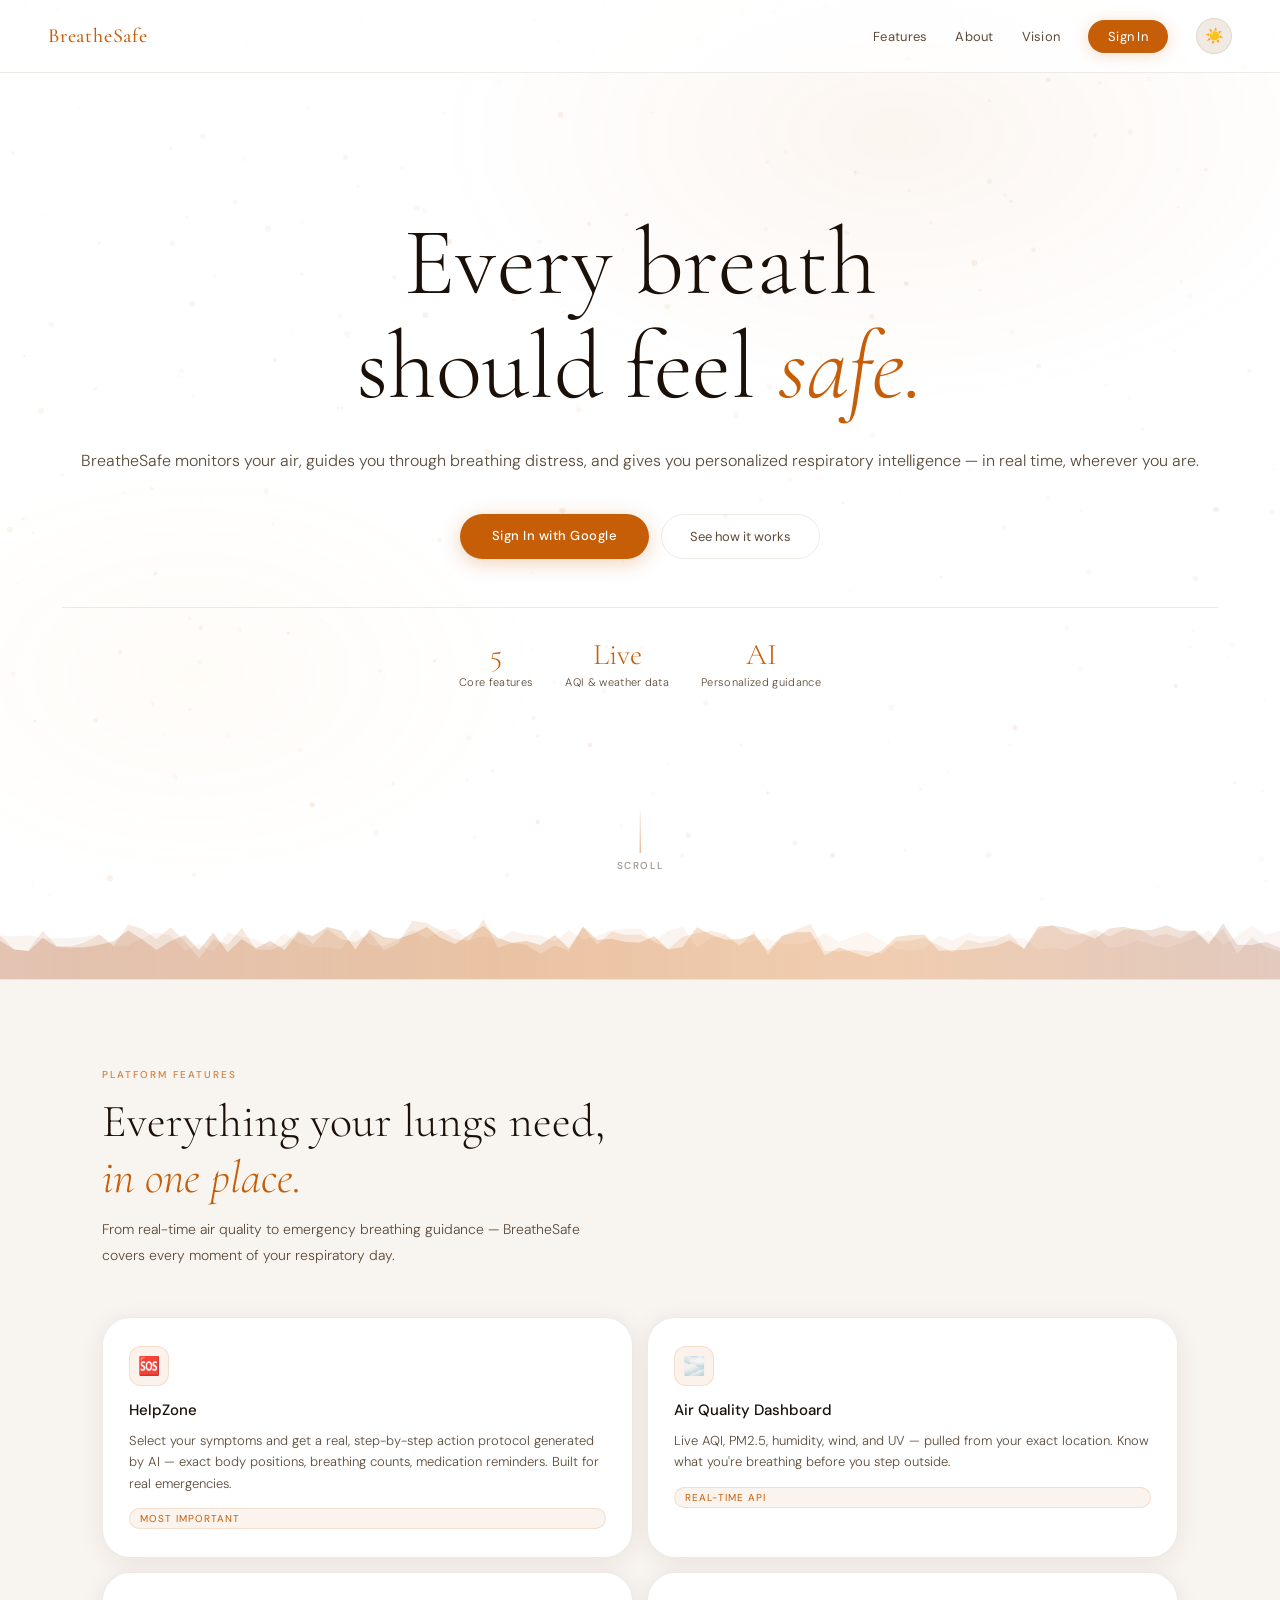
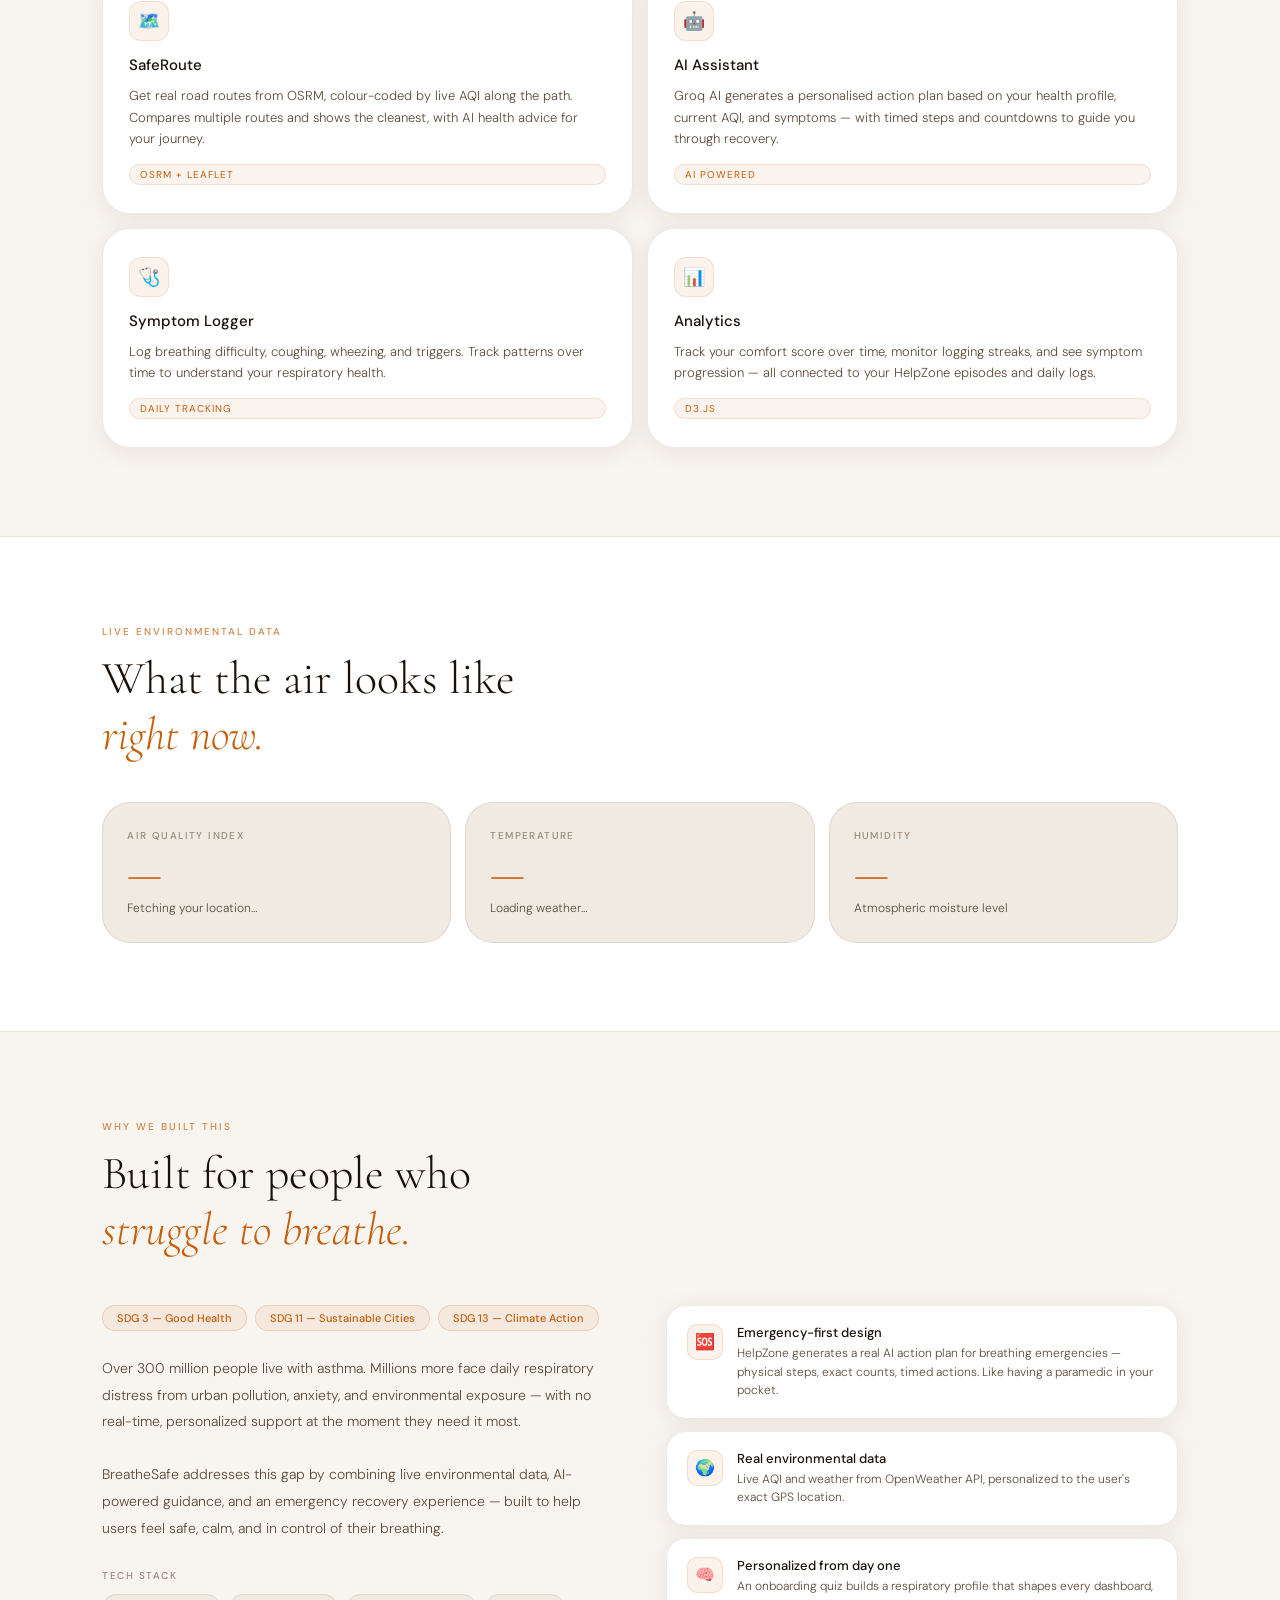
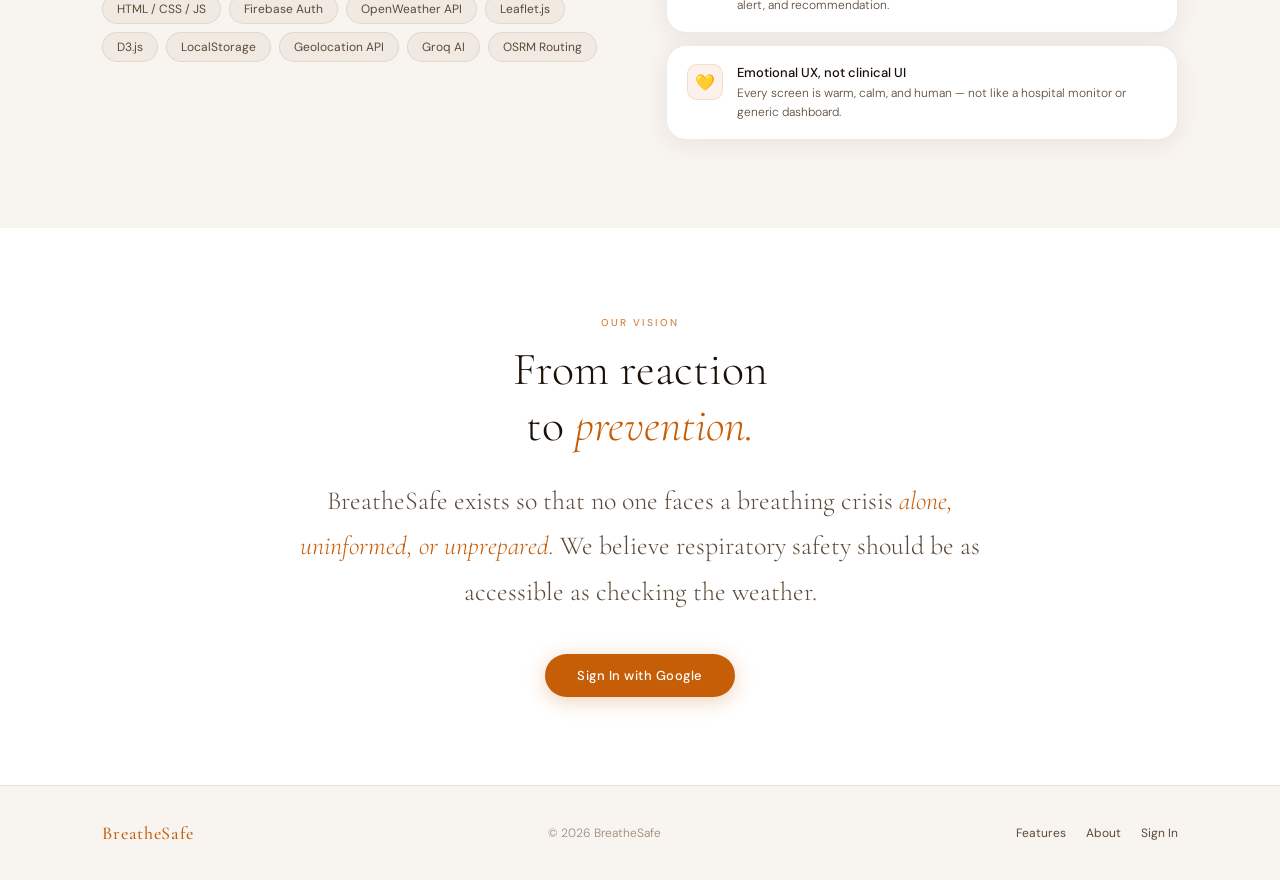
<file: index.html>
<!DOCTYPE html>
<html lang="en">
<head>
  <link rel="icon" type="image/svg+xml" href="src/favicon.svg">
<script>if(localStorage.getItem("bs-theme")==="dark"){document.documentElement.classList.add("dark");document.documentElement.style.background="#0f0f0f";var s=document.createElement("style");s.textContent="*{transition:none!important}";document.head.appendChild(s);window.addEventListener("DOMContentLoaded",function(){document.body&&document.body.classList.add("dark");setTimeout(function(){s.remove()},100)});}</script>
  <meta charset="UTF-8">
  <meta name="viewport" content="width=device-width, initial-scale=1.0">
  <title>BreatheSafe — Respiratory Wellness & Emergency Support</title>
  <link rel="stylesheet" href="css/variables.css">
  <link rel="stylesheet" href="css/home.css">
</head>
<body>

<!-- ══ AMBIENT BG ══ -->
<div class="ambient"></div>

<!-- ══ NAVBAR — injected by navbar.js ══ -->
<div id="navbar-placeholder"></div>

<!-- ══════════════════════════════════
     HERO — 100VH
══════════════════════════════════ -->
<section class="hero" id="hero">
  <canvas id="heroCanvas"></canvas>

  <div class="hero-content">

    <h1 class="hero-title">
      Every breath<br>
      should feel <em>safe.</em>
    </h1>

    <p class="hero-desc">
      BreatheSafe monitors your air, guides you through breathing distress,
      and gives you personalized respiratory intelligence — in real time,
      wherever you are.
    </p>

    <div class="hero-btns">
      <a href="pages/login.html" class="btn-primary">Sign In with Google</a>
      <a href="#features" class="btn-secondary">See how it works</a>
    </div>

    <div class="hero-stats">
      <div class="hs-item">
        <div class="hs-val">5</div>
        <div class="hs-lbl">Core features</div>
      </div>
      <div class="hs-item">
        <div class="hs-val">Live</div>
        <div class="hs-lbl">AQI & weather data</div>
      </div>
      <div class="hs-item">
        <div class="hs-val">AI</div>
        <div class="hs-lbl">Personalized guidance</div>
      </div>
    </div>
  </div>

  <div class="scroll-hint">
    <div class="scroll-line"></div>
    <span>Scroll</span>
  </div>
</section>

<!-- ══ WAVE DIVIDER ══ -->
<div class="wave-divider">
  <canvas id="waveCanvas"></canvas>
</div>


<!-- ══════════════════════════════════
     FEATURES
══════════════════════════════════ -->
<section class="section features-section" id="features">
  <div class="features-header">
    <div class="section-ey">Platform Features</div>
    <h2 class="section-title">Everything your lungs need,<br><em>in one place.</em></h2>
    <p class="section-sub">From real-time air quality to emergency breathing guidance — BreatheSafe covers every moment of your respiratory day.</p>
  </div>
  <div class="features-grid">
    <div class="feature-card">
      <div class="fc-icon">🆘</div>
      <div class="fc-name">HelpZone</div>
      <div class="fc-desc">Select your symptoms and get a real, step-by-step action protocol generated by AI — exact body positions, breathing counts, medication reminders. Built for real emergencies.</div>
      <span class="fc-tag">Most important</span>
    </div>
    <div class="feature-card">
      <div class="fc-icon">🌫️</div>
      <div class="fc-name">Air Quality Dashboard</div>
      <div class="fc-desc">Live AQI, PM2.5, humidity, wind, and UV — pulled from your exact location. Know what you're breathing before you step outside.</div>
      <span class="fc-tag">Real-time API</span>
    </div>
    <div class="feature-card">
      <div class="fc-icon">🗺️</div>
      <div class="fc-name">SafeRoute</div>
      <div class="fc-desc">Get real road routes from OSRM, colour-coded by live AQI along the path. Compares multiple routes and shows the cleanest, with AI health advice for your journey.</div>
      <span class="fc-tag">OSRM + Leaflet</span>
    </div>
    <div class="feature-card">
      <div class="fc-icon">🤖</div>
      <div class="fc-name">AI Assistant</div>
      <div class="fc-desc">Groq AI generates a personalised action plan based on your health profile, current AQI, and symptoms — with timed steps and countdowns to guide you through recovery.</div>
      <span class="fc-tag">AI powered</span>
    </div>
    <div class="feature-card">
      <div class="fc-icon">🩺</div>
      <div class="fc-name">Symptom Logger</div>
      <div class="fc-desc">Log breathing difficulty, coughing, wheezing, and triggers. Track patterns over time to understand your respiratory health.</div>
      <span class="fc-tag">Daily tracking</span>
    </div>
    <div class="feature-card">
      <div class="fc-icon">📊</div>
      <div class="fc-name">Analytics</div>
      <div class="fc-desc">Track your comfort score over time, monitor logging streaks, and see symptom progression — all connected to your HelpZone episodes and daily logs.</div>
      <span class="fc-tag">D3.js</span>
    </div>
  </div>
</section>

<!-- ══════════════════════════════════
     LIVE SNAPSHOT
══════════════════════════════════ -->
<section class="section snapshot-section">
  <div class="section-ey">Live Environmental Data</div>
  <h2 class="section-title">What the air looks like<br><em>right now.</em></h2>
  <div class="snapshot-grid">
    <div class="snap-card">
      <div class="snap-label">Air Quality Index</div>
      <div class="snap-val" id="snap-aqi">—</div>
      <div class="snap-desc" id="snap-aqi-desc">Fetching your location…</div>
    </div>
    <div class="snap-card">
      <div class="snap-label">Temperature</div>
      <div class="snap-val" id="snap-temp">—</div>
      <div class="snap-desc" id="snap-loc">Loading weather…</div>
    </div>
    <div class="snap-card">
      <div class="snap-label">Humidity</div>
      <div class="snap-val" id="snap-hum">—</div>
      <div class="snap-desc">Atmospheric moisture level</div>
    </div>
  </div>
</section>

<!-- ══════════════════════════════════
     HACKATHON / EVALUATORS
══════════════════════════════════ -->
<section class="section hack-section" id="hackathon">
  <div class="section-ey">Why We Built This</div>
  <h2 class="section-title">Built for people who<br><em>struggle to breathe.</em></h2>
  <div class="hack-grid">
    <div>
      <div class="sdg-pills">
        <span class="sdg-pill">SDG 3 — Good Health</span>
        <span class="sdg-pill">SDG 11 — Sustainable Cities</span>
        <span class="sdg-pill">SDG 13 — Climate Action</span>
      </div>
      <p class="hack-desc">
        Over 300 million people live with asthma. Millions more face daily respiratory
        distress from urban pollution, anxiety, and environmental exposure — with no
        real-time, personalized support at the moment they need it most.
        <br><br>
        BreatheSafe addresses this gap by combining live environmental data, AI-powered
        guidance, and an emergency recovery experience — built to help users feel safe,
        calm, and in control of their breathing.
      </p>
      <div class="stack-label">Tech Stack</div>
      <div class="stack-grid">
        <span class="stack-chip">HTML / CSS / JS</span>
        <span class="stack-chip">Firebase Auth</span>
        <span class="stack-chip">OpenWeather API</span>
        <span class="stack-chip">Leaflet.js</span>
        <span class="stack-chip">D3.js</span>
        <span class="stack-chip">LocalStorage</span>
        <span class="stack-chip">Geolocation API</span>
        <span class="stack-chip">Groq AI</span>
        <span class="stack-chip">OSRM Routing</span>
      </div>
    </div>
    <div class="impact-cards">
      <div class="impact-card">
        <div class="ic-ico">🆘</div>
        <div class="ic-body">
          <div class="ic-title">Emergency-first design</div>
          <div class="ic-desc">HelpZone generates a real AI action plan for breathing emergencies — physical steps, exact counts, timed actions. Like having a paramedic in your pocket.</div>
        </div>
      </div>
      <div class="impact-card">
        <div class="ic-ico">🌍</div>
        <div class="ic-body">
          <div class="ic-title">Real environmental data</div>
          <div class="ic-desc">Live AQI and weather from OpenWeather API, personalized to the user's exact GPS location.</div>
        </div>
      </div>
      <div class="impact-card">
        <div class="ic-ico">🧠</div>
        <div class="ic-body">
          <div class="ic-title">Personalized from day one</div>
          <div class="ic-desc">An onboarding quiz builds a respiratory profile that shapes every dashboard, alert, and recommendation.</div>
        </div>
      </div>
      <div class="impact-card">
        <div class="ic-ico">💛</div>
        <div class="ic-body">
          <div class="ic-title">Emotional UX, not clinical UI</div>
          <div class="ic-desc">Every screen is warm, calm, and human — not like a hospital monitor or generic dashboard.</div>
        </div>
      </div>
    </div>
  </div>
</section>

<!-- ══════════════════════════════════
     VISION
══════════════════════════════════ -->
<section class="section vision-section" id="vision">
  <div class="section-ey">Our Vision</div>
  <h2 class="section-title">From reaction<br>to <em>prevention.</em></h2>
  <p class="vision-body">
    BreatheSafe exists so that no one faces a breathing crisis
    <em>alone, uninformed, or unprepared.</em>
    We believe respiratory safety should be as accessible as checking the weather.
  </p>
  <div class="vision-cta">
    <a href="pages/login.html" class="btn-primary">Sign In with Google</a>
  </div>
</section>

<!-- ══ FOOTER ══ -->
<footer class="footer">
  <div class="footer-logo">BreatheSafe</div>
  <div class="footer-meta">© 2026 BreatheSafe</div>
  <div class="footer-links">
    <a href="#features">Features</a>
    <a href="#hackathon">About</a>
    <a href="pages/login.html">Sign In</a>
  </div>
</footer>

<!-- ══════════════════════════════════
     SCRIPTS
     Order matters:
     1. navbar.js  — injects navbar HTML (creates #themeBtn)
     2. theme.js   — attaches toggle to #themeBtn
     3. page JS    — canvas animations, API calls
══════════════════════════════════ -->
<script src="js/navbar.js"></script>
<script src="js/theme.js"></script>
<script>
// ══════════════════════════════════
// HERO PARTICLE FIELD
// Hundreds of tiny dots drifting like wind
// Bright in both themes
// ══════════════════════════════════

document.querySelector('.scroll-hint').addEventListener('click', () => {
document.querySelector('#features').scrollIntoView({ behavior: 'smooth' });
});

const heroEl = document.getElementById('hero');
const hc     = document.getElementById('heroCanvas');
const hctx   = hc.getContext('2d');
let hW, hH, dots = [];

function resizeHero() {
  hW = hc.width  = heroEl.offsetWidth;
  hH = hc.height = heroEl.offsetHeight;
  initDots();
}

function initDots() {
  dots = [];
  const count = Math.floor((hW * hH) / 4000);
  for (let i = 0; i < count; i++) dots.push(makeDot(false));
}

function makeDot(fromEdge) {
  return {
    x:       fromEdge ? -6 : Math.random() * hW,
    y:       Math.random() * hH,
    size:    Math.random() * 2.6 + 0.5,
    vx:      0.16 + Math.random() * 0.28,
    vy:     -0.03 - Math.random() * 0.07,
    waveAmp: Math.random() * 1.0,
    waveOff: Math.random() * Math.PI * 2,
    waveSpd: 0.4 + Math.random() * 0.6,
    opacity: 0.35 + Math.random() * 0.55,
    life:    0,
    maxLife: 180 + Math.random() * 280,
    warm:    Math.random() > 0.72,
  };
}

let ht = 0;
function drawHero() {
  hctx.clearRect(0, 0, hW, hH);
  ht += 0.012;
  const dark = document.body.classList.contains('dark');

  dots.forEach((d, i) => {
    d.life++;
    d.x += d.vx;
    d.y += d.vy + Math.sin(ht * d.waveSpd + d.waveOff) * d.waveAmp * 0.03;

    const p    = d.life / d.maxLife;
    const fade = p < 0.10 ? p / 0.10 : p > 0.82 ? 1 - (p - 0.82) / 0.18 : 1;
    const a    = d.opacity * fade;

    hctx.beginPath();
    hctx.arc(d.x, d.y, d.size, 0, Math.PI * 2);

    // dark: bright amber + warm white
    // light: deep orange + burnt sienna — clearly visible on white
    hctx.fillStyle = dark
      ? (d.warm ? `rgba(255,220,150,${a * 0.7})` : `rgba(255,155,50,${a})`)
      : (d.warm ? `rgba(160,55,0,${a * 0.6})`   : `rgba(198,93,7,${a * 0.82})`);

    hctx.fill();

    if (d.x > hW + 8 || d.y < -8 || d.y > hH + 8 || d.life >= d.maxLife) {
      dots[i] = makeDot(true);
    }
  });

  requestAnimationFrame(drawHero);
}

window.addEventListener('resize', resizeHero);
resizeHero();
drawHero();

// ══════════════════════════════════
// WAVE DIVIDER
// ══════════════════════════════════
const wc   = document.getElementById('waveCanvas');
const wctx = wc.getContext('2d');
let wW, wNodes = [], wt = 0;

function resizeWave() {
  wW = wc.width = wc.parentElement.offsetWidth || window.innerWidth;
  wc.height = 80;
  wNodes = [];
  for (let i = 0; i <= 90; i++) {
    wNodes.push({ x:(i/90)*wW, baseY:40, ph:Math.random()*Math.PI*2, amp:5+Math.random()*10 });
  }
}

function drawWave() {
  wctx.clearRect(0, 0, wW, 80);
  wt += 0.009;
  const dark = document.body.classList.contains('dark');

  [[.22,1.0,1.0,0],[.13,1.3,.65,1.1],[.07,.8,1.4,2.0]].forEach(([a,sc,sp,of]) => {
    wctx.beginPath();
    wNodes.forEach((n,i) => {
      const y = n.baseY + Math.sin(wt*sp+n.ph+of)*n.amp*sc + Math.sin(wt*.25+i*.12)*4;
      i===0 ? wctx.moveTo(n.x,y) : wctx.lineTo(n.x,y);
    });
    wctx.lineTo(wW,80); wctx.lineTo(0,80); wctx.closePath();
    const g = wctx.createLinearGradient(0,0,wW,0);
    if (dark) {
      g.addColorStop(0,  `rgba(198,93,7,${a*.55})`);
      g.addColorStop(.4, `rgba(255,155,50,${a})`);
      g.addColorStop(.7, `rgba(255,200,90,${a*.8})`);
      g.addColorStop(1,  `rgba(198,93,7,${a*.45})`);
    } else {
      g.addColorStop(0,  `rgba(160,55,0,${a*.8})`);
      g.addColorStop(.4, `rgba(198,93,7,${a})`);
      g.addColorStop(.7, `rgba(210,100,10,${a*.85})`);
      g.addColorStop(1,  `rgba(140,45,0,${a*.65})`);
    }
    wctx.fillStyle = g; wctx.fill();
  });
  requestAnimationFrame(drawWave);
}

window.addEventListener('resize', resizeWave);
resizeWave(); drawWave();

// ══════════════════════════════════
// LIVE AQI
// ══════════════════════════════════


navigator.geolocation?.getCurrentPosition(async pos => {
  const { latitude: lat, longitude: lon } = pos.coords;
  try {
    const [wRes, aqRes] = await Promise.all([
      fetch(`/api/weather?type=weather&lat=${lat}&lon=${lon}`),
      fetch(`/api/weather?type=aqi&lat=${lat}&lon=${lon}`)
    ]);
    const w  = await wRes.json();
    const aq = await aqRes.json();
    const aqi    = aq.list[0].main.aqi;
    const labels = ['','Good','Fair','Moderate','Poor','Very Poor'];
    const descs  = ['','Air quality is satisfactory','Acceptable air quality','Some pollutants present','Health effects possible','Health warnings in effect'];
    document.getElementById('snap-aqi').textContent      = aqi;
    document.getElementById('snap-aqi-desc').textContent = labels[aqi] + ' — ' + descs[aqi];
    document.getElementById('snap-temp').textContent     = Math.round(w.main.temp) + '°C';
    document.getElementById('snap-loc').textContent      = w.name + ', ' + w.sys.country;
    document.getElementById('snap-hum').textContent      = w.main.humidity + '%';
  } catch(e) {
    document.getElementById('snap-aqi-desc').textContent = 'Enable location to see live data';
  }
});
</script>


  <div class="nav-mobile-menu" id="navMobileMenu">
    <a href="index.html#features">Features</a>
    <a href="index.html#hackathon">About</a>
    <a href="index.html#vision">Vision</a>
    <a href="pages/login.html">Sign In</a>
  </div>
  <script>
    (function(){
      const btn  = document.getElementById('navHamburger');
      const menu = document.getElementById('navMobileMenu');
      if (!btn || !menu) return;
      btn.addEventListener('click', () => {
        btn.classList.toggle('open');
        menu.classList.toggle('open');
      });
      document.addEventListener('click', e => {
        if (!btn.contains(e.target) && !menu.contains(e.target)) {
          btn.classList.remove('open');
          menu.classList.remove('open');
        }
      });
    })();
  </script>
</body>
</html>
</file>
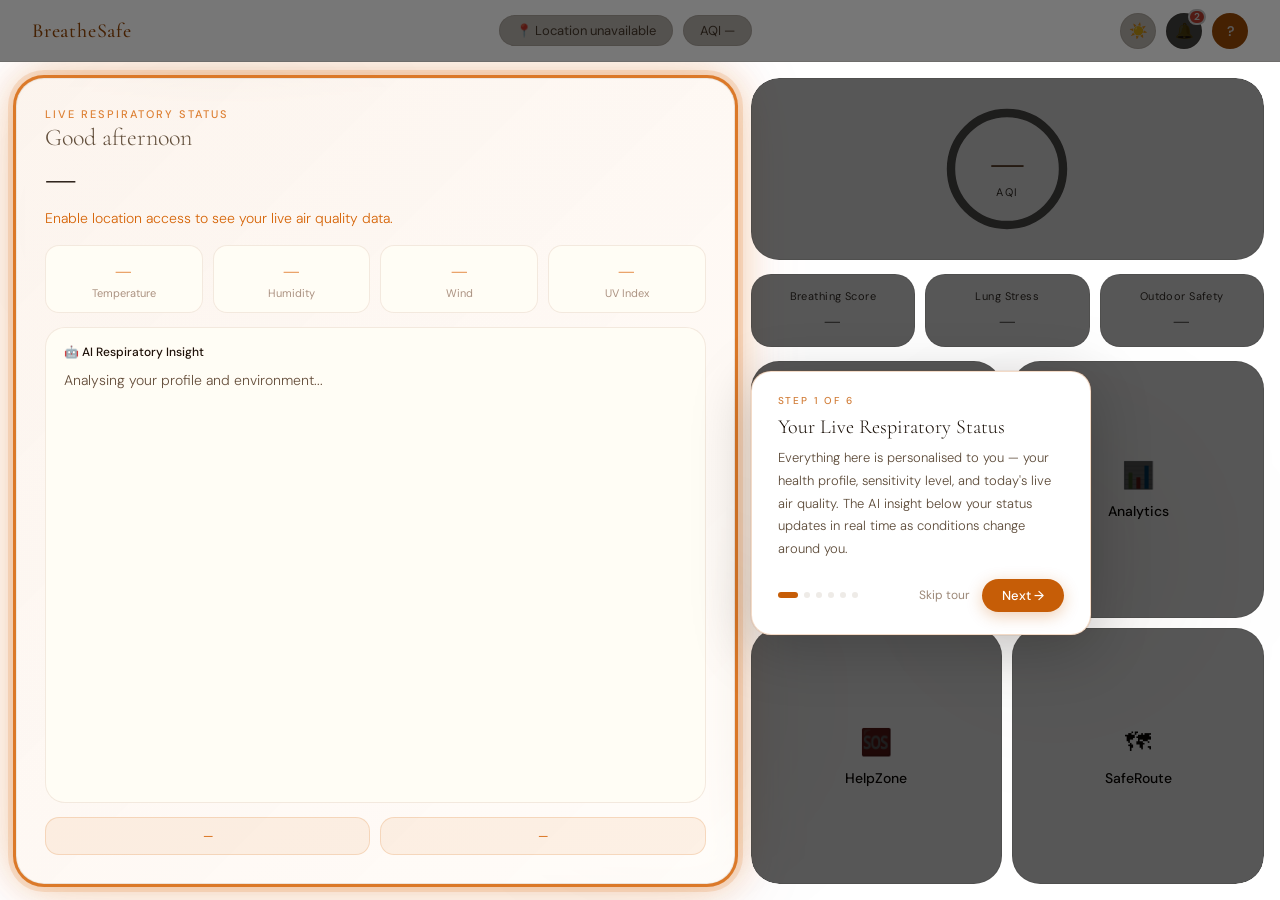
<file: pages/dashboard.html>
<!DOCTYPE html>
<html lang="en">
<head>
  <link rel="icon" type="image/svg+xml" href="../src/favicon.svg">
<script>if(localStorage.getItem("bs-theme")==="dark"){document.documentElement.classList.add("dark");document.documentElement.style.background="#0f0f0f";var s=document.createElement("style");s.textContent="*{transition:none!important}";document.head.appendChild(s);window.addEventListener("DOMContentLoaded",function(){document.body&&document.body.classList.add("dark");setTimeout(function(){s.remove()},100)});}</script>
  <meta charset="UTF-8">
  <meta name="viewport" content="width=device-width, initial-scale=1.0">
  <title>BreatheSafe — Dashboard</title>
  <script src="../js/theme.js"></script>
  <link rel="stylesheet" href="../css/variables.css">
  <link rel="stylesheet" href="../css/dashboard.css">
</head>
<body>

  <div class="particles">
    <div class="particle one"></div>
    <div class="particle two"></div>
    <div class="particle three"></div>
  </div>

  <!-- NAVBAR -->
  <nav class="navbar" id="navbar">
    <a class="nav-logo" href="dashboard.html" style="text-decoration:none;">BreatheSafe</a>

    <div class="nav-center">
      <div class="nav-pill" id="location-name">📍 Locating...</div>
      <div class="nav-pill" id="aqi-pill">AQI —</div>
    </div>

    <div class="nav-right">
      <button class="nav-hamburger" id="navHamburger" aria-label="Menu"><span></span><span></span><span></span></button>
      <button class="theme-toggle" id="themeBtn" title="Toggle theme">☀️</button>
      <div class="alert-bell-wrap" id="alertBellWrap">
        <button class="icon-btn" id="alertBtn" title="Alerts">🔔</button>
        <span class="alert-badge" id="alertBadge" style="display:none;">0</span>
        <div class="alert-dropdown" id="alertDropdown">
          <div class="alert-dropdown-header">
            <span class="alert-dropdown-title">Notifications</span>
            <button class="alert-clear-btn" id="alertClearBtn">Clear all</button>
          </div>
          <div class="alert-list" id="alertList">
            <div class="alert-empty">No alerts right now</div>
          </div>
        </div>
      </div>
      <div class="avatar-wrap" id="avatarWrap">
        <div class="avatar" id="avatar">?</div>
        <div class="avatar-dropdown" id="avatarDropdown">
          <div class="avatar-profile">
            <div class="avatar-big" id="avatarBig">?</div>
            <div class="avatar-info">
              <div class="avatar-name" id="avatarName">—</div>
              <div class="avatar-detail" id="avatarDetail">—</div>
            </div>
          </div>
          <div class="avatar-divider"></div>
          <button class="avatar-menu-item" id="avatarEditBtn">
            <span>✏️</span> Edit Profile
          </button>
          <button class="avatar-menu-item" id="avatarLogoutBtn">
            <span>🚪</span> Sign Out
          </button>
        </div>
      </div>
    </div>
  </nav>

  <!-- DASHBOARD -->
  <main class="dashboard">

    <!-- LEFT PANEL -->
    <section class="panel panel-left glass">

      <div class="panel-top">
        <p class="eyebrow">LIVE RESPIRATORY STATUS</p>
        <h2 class="greeting" id="greeting">Good morning</h2>
        <h1 class="risk-status" id="risk-status">—</h1>
        <p class="hero-desc" id="hero-description">Fetching your environmental data...</p>
      </div>

      <!-- ENV STATS -->
      <div class="env-grid">
        <div class="env-card">
          <span class="env-val" id="temp-value">—</span>
          <span class="env-lbl">Temperature</span>
        </div>
        <div class="env-card">
          <span class="env-val" id="humidity-value">—</span>
          <span class="env-lbl">Humidity</span>
        </div>
        <div class="env-card">
          <span class="env-val" id="wind-value">—</span>
          <span class="env-lbl">Wind</span>
        </div>
        <div class="env-card">
          <span class="env-val" id="uv-value">—</span>
          <span class="env-lbl">UV Index</span>
        </div>
      </div>

      <!-- AI INSIGHT -->
      <div class="insight-box">
        <p class="insight-label">🤖 AI Respiratory Insight</p>
        <p class="insight-text" id="ai-insight">Analysing your profile and environment...</p>
      </div>

      <!-- ALERTS -->
      <div class="alerts-row">
        <div class="alert-pill" id="alert-1">—</div>
        <div class="alert-pill" id="alert-2">—</div>
      </div>

    </section>

    <!-- RIGHT PANEL -->
    <section class="panel panel-right">

      <!-- AQI RING -->
      <div class="aqi-ring-wrap glass">
        <svg class="aqi-ring" viewBox="0 0 200 200">
          <circle class="ring-bg" cx="100" cy="100" r="80" />
          <circle class="ring-fill" id="ringFill" cx="100" cy="100" r="80"
            stroke-dasharray="502" stroke-dashoffset="502" />
        </svg>
        <div class="aqi-center">
          <span class="aqi-number" id="aqi-number">—</span>
          <span class="aqi-label" id="aqi-label">AQI</span>
        </div>
      </div>

      <!-- STATS -->
      <div class="stats-col">
        <div class="stat-card glass">
          <span class="stat-lbl">Breathing Score</span>
          <span class="stat-val" id="breathing-score">—</span>
        </div>
        <div class="stat-card glass">
          <span class="stat-lbl">Lung Stress</span>
          <span class="stat-val" id="lung-stress">—</span>
        </div>
        <div class="stat-card glass">
          <span class="stat-lbl">Outdoor Safety</span>
          <span class="stat-val" id="outdoor-safety">—</span>
        </div>
      </div>

      <!-- FEATURE CARDS -->
      <div class="features-grid">
        <div class="feature-card glass" onclick="location.href='symptoms.html'">
          <span class="fc-icon">🩺</span>
          <span class="fc-name">Symptoms</span>
        </div>
        <div class="feature-card glass" onclick="location.href='analytics.html'">
          <span class="fc-icon">📊</span>
          <span class="fc-name">Analytics</span>
        </div>
        <div class="feature-card glass" onclick="location.href='helpzone.html'">
          <span class="fc-icon">🆘</span>
          <span class="fc-name">HelpZone</span>
        </div>
        <div class="feature-card glass" onclick="location.href='saferoute.html'">
          <span class="fc-icon">🗺</span>
          <span class="fc-name">SafeRoute</span>
        </div>
      </div>

    </section>

  </main>

  <script src="../js/dashboard.js"></script>
  <script src="../js/tour.js"></script>


  <div class="nav-mobile-menu" id="navMobileMenu">
    <a href="saferoute.html">SafeRoute</a>
    <a href="symptoms.html">Symptoms</a>
    <a href="analytics.html">Analytics</a>
    <a href="helpzone.html">HelpZone</a>
  </div>
  <script>
    (function(){
      const btn  = document.getElementById('navHamburger');
      const menu = document.getElementById('navMobileMenu');
      if (!btn || !menu) return;
      btn.addEventListener('click', () => {
        btn.classList.toggle('open');
        menu.classList.toggle('open');
      });
      document.addEventListener('click', e => {
        if (!btn.contains(e.target) && !menu.contains(e.target)) {
          btn.classList.remove('open');
          menu.classList.remove('open');
        }
      });
    })();
  </script>
</body>
</html>
</file>
<file: css/variables.css>
/* ═══════════════════════════════════════════
   BREATHESAFE — SHARED DESIGN TOKENS
   Light theme is default.
   Dark theme applied via body.dark class.
   Used across every page.
═══════════════════════════════════════════ */

/* ── FONTS ── */
@import url('https://fonts.googleapis.com/css2?family=Cormorant+Garamond:ital,wght@0,300;0,400;0,500;1,300&family=DM+Sans:wght@300;400;500&display=swap');

:root {
  /* ── TYPOGRAPHY ── */
  --font-serif: 'Cormorant Garamond', serif;
  --font-sans:  'DM Sans', sans-serif;

  /* ── BRAND ── */
  --or:  #C65D07;
  --am:  #D4640A;
  --go:  #E8820A;

  /* ── BACKGROUNDS ── */
  --bg:       #FFFFFF;
  --pa:       #F8F4F0;
  --su:       #F0EAE3;

  /* ── TEXT ── */
  --wm:  #1A1008;
  --sa:  #5C4A38;
  --mu:  #9C8878;

  /* ── BORDERS ── */
  --bd:  rgba(90, 60, 20, 0.10);
  --bdh: rgba(90, 60, 20, 0.24);

  /* ── GLASS ── */
  --glass-bg:     rgba(255, 255, 255, 0.75);
  --glass-border: 1px solid rgba(90, 60, 20, 0.10);

  /* ── GLOWS ── */
  --orange-glow: 0 0 40px rgba(198, 93, 7, 0.18);
  --amber-glow:  0 0 50px rgba(212, 100, 10, 0.14);

  /* ── NAVBAR ── */
  --nav-bg:        rgba(255, 255, 255, 0.82);
  --nav-bg-scroll: rgba(255, 255, 255, 0.97);

  /* ── SHADOWS ── */
  --card-shadow: 0 4px 24px rgba(90, 40, 0, 0.08);

  /* ── RADIUS ── */
  --r-sm: 10px;
  --r-md: 14px;
  --r-lg: 20px;
  --r-xl: 28px;

  /* ── TRANSITION ── */
  --t: all 0.3s ease;

  /* ── AMBIENT BLOBS ── */
  --amb-1: rgba(198, 93, 7, 0.06);
  --amb-2: rgba(255, 179, 71, 0.04);

  /* ── SECTION ALT ── */
  --sect-alt:        #F8F4F0;
  --sect-alt-border: rgba(90, 60, 20, 0.08);
}

/* ══════════════════════════════════════════
   DARK THEME — applied via body.dark
══════════════════════════════════════════ */
body.dark {
  --or:  #FFB347;
  --am:  #FFB347;
  --go:  #FFD166;

  --bg:  #111010;
  --pa:  #161514;
  --su:  #1C1A19;

  --wm:  #F5E6D3;
  --sa:  #C2B8A3;
  --mu:  #6B6258;

  --bd:  rgba(194, 184, 163, 0.09);
  --bdh: rgba(194, 184, 163, 0.24);

  --glass-bg:     rgba(255, 255, 255, 0.04);
  --glass-border: 1px solid rgba(194, 184, 163, 0.09);

  --orange-glow: 0 0 40px rgba(198, 93, 7, 0.30);
  --amber-glow:  0 0 50px rgba(255, 179, 71, 0.20);

  --nav-bg:        rgba(17, 16, 16, 0.72);
  --nav-bg-scroll: rgba(17, 16, 16, 0.97);

  --card-shadow: 0 8px 32px rgba(0, 0, 0, 0.40);

  --amb-1: rgba(198, 93, 7, 0.10);
  --amb-2: rgba(255, 179, 71, 0.06);

  --sect-alt:        #161514;
  --sect-alt-border: rgba(194, 184, 163, 0.08);
}

/* ══════════════════════════════════════════
   GLOBAL RESETS — applied on every page
══════════════════════════════════════════ */
*, *::before, *::after { box-sizing: border-box; margin: 0; padding: 0; }
html { scroll-behavior: smooth; }

body {
  font-family: var(--font-sans);
  background: var(--bg);
  color: var(--wm);
  overflow-x: hidden;
  transition: background 0.4s ease, color 0.4s ease;
}

a { text-decoration: none; color: inherit; }
button { border: none; outline: none; cursor: pointer; font-family: var(--font-sans); }
/* ── FOUC PREVENTION ── */
html { background: var(--bg); }
</file>
<file: css/home.css>
/* ═══════════════════════════════════════════
   BREATHESAFE — home.css
   Landing page only.
   Resets & tokens live in variables.css.
═══════════════════════════════════════════ */

/* ── NAVBAR (shared across all pages via navbar.css) ── */
.navbar {
  position: fixed; top: 0; left: 0; width: 100%; z-index: 100;
  display: flex; align-items: center; justify-content: space-between;
  padding: 18px 48px;
  background: var(--nav-bg);
  border-bottom: 1px solid var(--bd);
  transition: background 0.35s ease, border-color 0.35s ease;
}

.nav-logo {
  font-family: var(--font-serif);
  font-size: 20px; font-weight: 500;
  color: var(--or); letter-spacing: 0.04em;
}

.nav-links {
  display: flex; align-items: center; gap: 28px;
}

.nav-links a {
  font-size: 13px; font-weight: 400;
  color: var(--sa); letter-spacing: 0.02em;
  transition: color 0.3s;
}
.nav-links a:hover { color: var(--wm); }

/* hide dashboard link on landing page */
.nav-link-dash { display: none; }

.nav-cta {
  padding: 8px 20px; border-radius: 100px;
  background: var(--or);
  color: #fff !important; font-size: 13px; font-weight: 500;
  letter-spacing: 0.03em; transition: all 0.3s;
  box-shadow: 0 2px 16px rgba(198,93,7,0.22);
}
.nav-cta:hover {
  background: #A84D00;
  box-shadow: 0 4px 24px rgba(198,93,7,0.38);
  transform: translateY(-1px);
}

.theme-toggle {
  width: 36px; height: 36px; border-radius: 50%;
  background: var(--su); border: 1px solid var(--bd);
  color: var(--sa); font-size: 15px;
  display: flex; align-items: center; justify-content: center;
  transition: all 0.3s; flex-shrink: 0;
}
.theme-toggle:hover {
  border-color: var(--or); color: var(--or);
  transform: rotate(20deg);
}

/* ═══════════════════════════════════════════
   AMBIENT
═══════════════════════════════════════════ */
.ambient {
  position: fixed; inset: 0; z-index: 0; pointer-events: none;
  background:
    radial-gradient(ellipse 60% 50% at 70% 15%, var(--amb-1) 0%, transparent 60%),
    radial-gradient(ellipse 50% 45% at 15% 75%, var(--amb-2) 0%, transparent 55%);
  transition: background 0.4s ease;
}

.hero {
  position: relative; z-index: 1;
  height: 100vh; min-height: 640px;
  display: flex; align-items: center; justify-content: center;
  padding: 0 3%; overflow: hidden; text-align: center;
}

#heroCanvas {
  position: absolute; inset: 0;
  width: 100%; height: 100%;
  z-index: 0; pointer-events: none;
}

.hero-content {
  position: relative; z-index: 2;
  width: 100%; max-width: 100%;
  padding: 0 2%;
}

.hero-title {
  font-family: var(--font-serif);
  font-size: clamp(52px, 7.5vw, 96px);
  font-weight: 300; line-height: 1.08;
  color: var(--wm); margin-bottom: 28px;
  animation: breathe 5s ease-in-out infinite;
  transform-origin: center;
}

@keyframes breathe {
  0%   { transform: scale(1);    opacity: 0.85; text-shadow: 0 0 0px transparent; }
  40%  { transform: scale(1.04); opacity: 1;    text-shadow: 0 0 40px rgba(255, 179, 71, 0.5), 0 0 80px rgba(198, 93, 7, 0.25); }
  60%  { transform: scale(1.04); opacity: 1;    text-shadow: 0 0 40px rgba(255, 179, 71, 0.5), 0 0 80px rgba(198, 93, 7, 0.25); }
  100% { transform: scale(1);    opacity: 0.85; text-shadow: 0 0 0px transparent; }
}
.hero-title em { font-style: italic; color: var(--or); }

.hero-desc {
  font-size: 16px; color: var(--sa);
  font-weight: 300; line-height: 1.85;
  max-width: 100%; margin: 0 auto 38px;
}

.hero-btns {
  display: flex; gap: 12px; flex-wrap: wrap; justify-content: center;
}

.btn-primary {
  padding: 13px 32px; border-radius: 100px;
  background: var(--or); color: #fff;
  font-size: 13px; font-weight: 500; letter-spacing: 0.04em;
  transition: all 0.3s;
  box-shadow: 0 4px 20px rgba(198,93,7,0.28);
}
.btn-primary:hover {
  background: #A84D00;
  box-shadow: 0 6px 32px rgba(198,93,7,0.44);
  transform: translateY(-2px);
}

.btn-secondary {
  padding: 13px 28px; border-radius: 100px;
  background: transparent; border: 1px solid var(--bd);
  color: var(--sa); font-size: 13px; font-weight: 400;
  transition: all 0.3s;
}
.btn-secondary:hover { border-color: var(--or); color: var(--or); }

.hero-stats {
  display: flex; gap: 32px; margin-top: 48px;
  padding-top: 32px; border-top: 1px solid var(--bd);
  justify-content: center;
}
.hs-val {
  font-family: var(--font-serif);
  font-size: 30px; font-weight: 300;
  color: var(--or); line-height: 1;
}
.hs-lbl {
  font-size: 11px; color: var(--sa);
  margin-top: 5px; font-weight: 300; letter-spacing: 0.03em;
}

.scroll-hint {
  position: absolute; bottom: 28px; left: 50%;
  transform: translateX(-50%);
  display: flex; flex-direction: column; align-items: center; gap: 6px;
  z-index: 2; opacity: 0.6;
}
.scroll-hint:hover {
  opacity: 1;
  cursor: pointer;
}
.scroll-line {
  width: 1px; height: 48px;
  background: linear-gradient(to bottom, transparent, var(--or));
  animation: scrollPulse 2s ease-in-out infinite;
}
@keyframes scrollPulse {
  0%,100% { opacity: 0.3; } 50% { opacity: 0.9; }
}
.scroll-hint span {
  font-size: 10px; letter-spacing: 0.16em; text-transform: uppercase;
  color: var(--sa); font-weight: 500;
}
/* ═══════════════════════════════════════════
   WAVE DIVIDER
═══════════════════════════════════════════ */
.wave-divider { position: relative; z-index: 1; width: 100%; height: 80px; margin-top: -1px; }
#waveCanvas   { width: 100%; height: 80px; display: block; }

/* ═══════════════════════════════════════════
   SHARED SECTION
═══════════════════════════════════════════ */
.section { position: relative; z-index: 1; padding: 88px 8%; }

.section-ey {
  font-size: 10px; letter-spacing: 0.2em; text-transform: uppercase;
  color: var(--or); opacity: 0.75; margin-bottom: 12px; font-weight: 500;
}

.section-title {
  font-family: var(--font-serif);
  font-size: clamp(28px, 4vw, 46px);
  font-weight: 300; color: var(--wm);
  line-height: 1.22; margin-bottom: 12px;
}
.section-title em { font-style: italic; color: var(--or); }

.section-sub {
  font-size: 14px; color: var(--sa);
  font-weight: 300; line-height: 1.85; max-width: 520px;
}

/* ═══════════════════════════════════════════
   FEATURES
═══════════════════════════════════════════ */
.features-section {
  background: var(--sect-alt);
  border-top: 1px solid var(--sect-alt-border);
  border-bottom: 1px solid var(--sect-alt-border);
}
.features-header { margin-bottom: 48px; }
.features-grid   { display: grid; grid-template-columns: repeat(2,1fr); gap: 14px; }

.feature-card {
  padding: 28px 26px; border-radius: var(--r-xl);
  background: var(--bg); border: 1px solid var(--bd);
  box-shadow: var(--card-shadow);
  transition: all 0.3s;
  display: flex; flex-direction: column; gap: 10px;
}
.feature-card:hover {
  border-color: rgba(198,93,7,0.28);
  transform: translateY(-2px);
  box-shadow: 0 8px 32px rgba(198,93,7,0.10);
}

.fc-icon {
  width: 40px; height: 40px; border-radius: 12px;
  background: rgba(198,93,7,0.08); border: 1px solid rgba(198,93,7,0.14);
  display: flex; align-items: center; justify-content: center;
  font-size: 18px; margin-bottom: 4px;
}
.fc-name { font-size: 15px; font-weight: 500; color: var(--wm); }
.fc-desc { font-size: 13px; color: var(--sa); font-weight: 300; line-height: 1.65; }
.fc-tag  {
  display: inline-block; margin-top: 4px;
  font-size: 10px; letter-spacing: 0.1em; text-transform: uppercase;
  padding: 3px 10px; border-radius: 100px;
  background: rgba(198,93,7,0.07); border: 1px solid rgba(198,93,7,0.14);
  color: var(--or);
}

/* ═══════════════════════════════════════════
   LIVE SNAPSHOT
═══════════════════════════════════════════ */
.snapshot-grid { display: grid; grid-template-columns: repeat(3,1fr); gap: 14px; margin-top: 40px; }
.snap-card {
  padding: 26px 24px; border-radius: var(--r-xl);
  background: var(--su); border: 1px solid var(--bd);
}
.snap-label {
  font-size: 10px; letter-spacing: 0.14em; text-transform: uppercase;
  color: var(--mu); margin-bottom: 10px; font-weight: 500;
}
.snap-val  { font-family: var(--font-serif); font-size: 42px; font-weight: 300; color: var(--or); line-height: 1; margin-bottom: 6px; }
.snap-desc { font-size: 12px; color: var(--sa); font-weight: 300; }

/* ═══════════════════════════════════════════
   HACKATHON
═══════════════════════════════════════════ */
.hack-section { background: var(--sect-alt); border-top: 1px solid var(--sect-alt-border); }
.hack-grid    { display: grid; grid-template-columns: 1fr 1fr; gap: 52px; align-items: start; margin-top: 48px; }

.sdg-pills { display: flex; gap: 8px; flex-wrap: wrap; margin-bottom: 24px; }
.sdg-pill  {
  padding: 5px 14px; border-radius: 100px;
  background: rgba(198,93,7,0.07); border: 1px solid rgba(198,93,7,0.18);
  font-size: 11px; color: var(--or); font-weight: 500;
}

.hack-desc   { font-size: 14px; color: var(--sa); line-height: 1.9; font-weight: 300; margin-bottom: 28px; }
.stack-label { font-size: 10px; letter-spacing: 0.15em; text-transform: uppercase; color: var(--mu); margin-bottom: 12px; font-weight: 500; }
.stack-grid  { display: flex; flex-wrap: wrap; gap: 8px; }
.stack-chip  { padding: 6px 14px; border-radius: 100px; background: var(--su); border: 1px solid var(--bd); font-size: 12px; color: var(--sa); font-weight: 400; }

.impact-cards { display: flex; flex-direction: column; gap: 12px; }
.impact-card  {
  padding: 18px 20px; border-radius: var(--r-lg);
  background: var(--bg); border: 1px solid var(--bd);
  box-shadow: var(--card-shadow);
  display: flex; align-items: flex-start; gap: 14px;
  transition: border-color 0.3s;
}
.impact-card:hover { border-color: rgba(198,93,7,0.25); }
.ic-ico   { width: 36px; height: 36px; border-radius: 10px; flex-shrink: 0; background: rgba(198,93,7,0.08); border: 1px solid rgba(198,93,7,0.15); display: flex; align-items: center; justify-content: center; font-size: 16px; }
.ic-title { font-size: 13px; font-weight: 500; color: var(--wm); margin-bottom: 3px; }
.ic-desc  { font-size: 12px; color: var(--sa); font-weight: 300; line-height: 1.55; }

/* ═══════════════════════════════════════════
   VISION
═══════════════════════════════════════════ */
.vision-section { text-align: center; }
.vision-body {
  max-width: 680px; margin: 24px auto 0;
  font-family: var(--font-serif);
  font-size: clamp(18px, 2.5vw, 26px);
  font-weight: 300; line-height: 1.75; color: var(--sa);
}
.vision-body em { font-style: italic; color: var(--or); }
.vision-cta { margin-top: 40px; display: flex; justify-content: center; }

/* ═══════════════════════════════════════════
   FOOTER
═══════════════════════════════════════════ */
.footer {
  position: relative; z-index: 1;
  padding: 36px 8%; border-top: 1px solid var(--bd);
  background: var(--sect-alt);
  display: flex; align-items: center; justify-content: space-between;
  flex-wrap: wrap; gap: 16px;
}
.footer-logo  { font-family: var(--font-serif); font-size: 18px; font-weight: 500; color: var(--or); letter-spacing: 0.04em; }
.footer-meta  { font-size: 12px; color: var(--mu); font-weight: 300; }
.footer-links { display: flex; gap: 20px; }
.footer-links a { font-size: 12px; color: var(--sa); transition: color 0.3s; }
.footer-links a:hover { color: var(--or); }

/* ═══════════════════════════════════════════
   RESPONSIVE
═══════════════════════════════════════════ */
@media (max-width: 900px) {
  .navbar { padding: 16px 24px; }
  .nav-links a:not(.nav-cta):not(.theme-toggle) { display: none; }
  .nav-hamburger { display: flex; }
  .features-grid  { grid-template-columns: 1fr; }
  .snapshot-grid  { grid-template-columns: 1fr; }
  .hack-grid      { grid-template-columns: 1fr; gap: 32px; }
  .hero           { height: auto; padding: 120px 6% 80px; }
}

@media (max-width: 600px) {
  .section       { padding: 60px 5%; }
  .footer        { flex-direction: column; align-items: flex-start; }
  .hero-stats    { flex-wrap: wrap; gap: 20px; }
  .snapshot-grid { grid-template-columns: 1fr 1fr; }
}
/* ── MOBILE HAMBURGER ── */
.nav-hamburger {
  display: none;
  flex-direction: column;
  gap: 5px;
  cursor: pointer;
  padding: 4px;
  background: none;
  border: none;
}
.nav-hamburger span {
  display: block;
  width: 22px; height: 2px;
  background: var(--sa);
  border-radius: 2px;
  transition: all 0.3s ease;
}
.nav-hamburger.open span:nth-child(1) { transform: translateY(7px) rotate(45deg); }
.nav-hamburger.open span:nth-child(2) { opacity: 0; }
.nav-hamburger.open span:nth-child(3) { transform: translateY(-7px) rotate(-45deg); }

.nav-mobile-menu {
  display: none;
  position: fixed;
  top: 58px; left: 0; right: 0;
  background: var(--bg);
  border-bottom: 1px solid var(--bd);
  padding: 12px 0;
  z-index: 999;
  box-shadow: 0 8px 24px rgba(0,0,0,0.08);
  flex-direction: column;
  animation: menuSlide 0.2s ease;
}
@keyframes menuSlide {
  from { opacity: 0; transform: translateY(-8px); }
  to   { opacity: 1; transform: translateY(0); }
}
.nav-mobile-menu.open { display: flex; }
.nav-mobile-menu a {
  padding: 13px 24px;
  font-family: var(--font-sans);
  font-size: 14px; font-weight: 400;
  color: var(--sa); text-decoration: none;
  border-bottom: 1px solid var(--bd);
  transition: background 0.2s, color 0.2s;
}
.nav-mobile-menu a:last-child { border-bottom: none; }
.nav-mobile-menu a:hover { background: var(--su); color: var(--or); }

@media (max-width: 700px) {
  .nav-links { display: none !important; }
  .nav-hamburger { display: flex; }
}

@media (max-width: 700px) {
  .navbar { padding: 14px 20px; }

  .hero {
    height: auto;
    padding: 100px 5% 60px;
    text-align: center;
  }

  .hero-title { font-size: clamp(36px, 10vw, 56px); margin-bottom: 20px; }
  .hero-desc  { font-size: 14px; line-height: 1.7; }

  .hero-btns { flex-direction: column; align-items: center; }
  .btn-primary, .btn-secondary { width: 100%; max-width: 280px; text-align: center; }

  .hero-stats {
    flex-wrap: wrap;
    gap: 16px;
    padding-top: 20px;
    margin-top: 28px;
  }
  .hs-val { font-size: 24px; }

  .section { padding: 60px 5%; }
  .features-grid { grid-template-columns: 1fr; }
  .snapshot-grid { grid-template-columns: 1fr 1fr; }
  .hack-grid { grid-template-columns: 1fr; gap: 28px; }

  .footer { flex-direction: column; gap: 12px; padding: 24px 5%; }
  .footer-links { flex-wrap: wrap; gap: 12px; }
}

/* ── DEMO VIDEO ── */
.demo-section { text-align: center; }

.demo-video-wrap {
  margin-top: 40px;
  max-width: 800px;
  margin-left: auto;
  margin-right: auto;
  border-radius: var(--r-xl);
  overflow: hidden;
  box-shadow: var(--orange-glow);
  border: 1px solid var(--bd);
  aspect-ratio: 16/9;
  position: relative;
}

.demo-video-wrap iframe {
  width: 100%;
  height: 100%;
  display: block;
}

.demo-video-placeholder {
  width: 100%;
  height: 100%;
  background: var(--su);
  display: flex;
  flex-direction: column;
  align-items: center;
  justify-content: center;
  gap: 12px;
  cursor: pointer;
  transition: background 0.3s;
  min-height: 300px;
}

.demo-video-placeholder:hover { background: var(--pa); }

.demo-play-icon {
  width: 64px; height: 64px;
  border-radius: 50%;
  background: var(--or);
  color: #fff;
  font-size: 22px;
  display: flex;
  align-items: center;
  justify-content: center;
  box-shadow: 0 4px 20px rgba(198,93,7,0.4);
  padding-left: 4px;
}

.demo-video-label {
  font-family: var(--font-serif);
  font-size: 20px;
  font-weight: 300;
  color: var(--wm);
}

.demo-video-sub {
  font-size: 13px;
  color: var(--mu);
}

@media (max-width: 700px) {
  .demo-video-wrap { border-radius: var(--r-lg); }
  .demo-video-placeholder { min-height: 200px; }
  .demo-play-icon { width: 52px; height: 52px; font-size: 18px; }
  .demo-video-label { font-size: 16px; }
}
</file>
<file: css/dashboard.css>
/* ═══════════════════════════════════════════
   BREATHESAFE — dashboard.css
   Single screen, no scroll.
═══════════════════════════════════════════ */

body {
  height: 100vh;
  overflow: hidden;
  position: relative;
  display: flex;
  flex-direction: column;
}

/* ── PARTICLES ── */
.particles { position: fixed; inset: 0; overflow: hidden; z-index: 0; pointer-events: none; }
.particle {
  position: absolute;
  width: 300px; height: 300px;
  border-radius: 50%;
  background: radial-gradient(rgba(198,93,7,0.10), transparent);
  filter: blur(65px);
  animation: float 10s infinite ease-in-out;
}
body.dark .particle { background: radial-gradient(rgba(255,179,71,0.08), transparent); }
.one   { top: 8%;    left: 6%;  }
.two   { top: 45%;   right: 6%; animation-delay: -3s; }
.three { bottom: 5%; left: 40%; animation-delay: -6s; }
@keyframes float {
  0%,100% { transform: translateY(0);     }
  50%      { transform: translateY(-22px); }
}

/* ── NAVBAR ── */
.navbar {
  position: relative; z-index: 10;
  height: 62px;
  padding: 0 32px;
  display: flex; align-items: center; justify-content: space-between;
  background: var(--nav-bg);
  border-bottom: 1px solid var(--bd);
  flex-shrink: 0;
  transition: background 0.35s ease;
}
.nav-logo {
  font-family: var(--font-serif);
  font-size: 20px; font-weight: 500;
  color: var(--or); letter-spacing: 0.04em;
}
.nav-center { display: flex; align-items: center; gap: 10px; }
.nav-pill {
  padding: 6px 16px; border-radius: 100px;
  background: var(--su); border: 1px solid var(--bd);
  font-size: 13px; color: var(--sa); font-weight: 400;
}
.nav-right { display: flex; align-items: center; gap: 10px; }
.theme-toggle, .icon-btn {
  width: 36px; height: 36px; border-radius: 50%;
  background: var(--su); border: 1px solid var(--bd);
  color: var(--sa); font-size: 15px;
  display: flex; align-items: center; justify-content: center;
  cursor: pointer; transition: var(--t);
}
.theme-toggle:hover, .icon-btn:hover { border-color: var(--or); color: var(--or); }
.avatar {
  width: 36px; height: 36px; border-radius: 50%;
  background: var(--or);
  color: #fff; font-size: 14px; font-weight: 600;
  display: flex; align-items: center; justify-content: center;
}

/* ── GLASS ── */
.glass {
  background: var(--glass-bg);
  border: var(--glass-border);
  backdrop-filter: blur(20px) saturate(1.3);
  -webkit-backdrop-filter: blur(20px) saturate(1.3);
}

/* ── DASHBOARD LAYOUT ── */
.dashboard {
  position: relative; z-index: 1;
  flex: 1;
  display: grid;
  grid-template-columns: 1.4fr 1fr;
  gap: 16px;
  padding: 16px;
  overflow: hidden;
  min-height: 0;
}

/* ── PANELS ── */
.panel {
  border-radius: var(--r-xl);
  display: flex; flex-direction: column;
  gap: 14px; padding: 28px;
  overflow: hidden; min-height: 0;
}

.panel-left {
  box-shadow: var(--orange-glow);
  background: linear-gradient(135deg, rgba(198,93,7,0.07), rgba(255,179,71,0.03));
  border: var(--glass-border);
}

.panel-right {
  display: flex; flex-direction: column;
  gap: 14px; padding: 0;
  background: transparent;
}

/* ── LEFT PANEL CONTENT ── */
.eyebrow {
  font-size: 11px; font-weight: 500;
  letter-spacing: 0.18em; text-transform: uppercase;
  color: var(--or); opacity: 0.8; margin-bottom: 2px;
}
.greeting {
  font-family: var(--font-serif);
  font-size: clamp(18px, 2vw, 24px);
  font-weight: 300; color: var(--sa);
}
.risk-status {
  font-family: var(--font-serif);
  font-size: clamp(26px, 3vw, 38px);
  font-weight: 300; color: var(--wm);
  line-height: 1.15; margin-top: 4px;
}
.hero-desc {
  font-size: 14px; color: var(--sa);
  font-weight: 300; line-height: 1.8;
  margin-top: 6px;
}

/* ── ENV GRID ── */
.env-grid {
  display: grid; grid-template-columns: repeat(4, 1fr);
  gap: 10px;
}
.env-card {
  padding: 12px 8px; border-radius: var(--r-md);
  background: var(--su); border: 1px solid var(--bd);
  display: flex; flex-direction: column; align-items: center; gap: 4px;
  text-align: center;
}
.env-val {
  font-family: var(--font-serif);
  font-size: 20px; font-weight: 300; color: var(--or);
}
.env-lbl { font-size: 11px; color: var(--mu); font-weight: 400; }

/* ── INSIGHT ── */
.insight-box {
  padding: 16px 18px; border-radius: var(--r-lg);
  background: var(--su); border: 1px solid var(--bd);
  flex: 1; min-height: 0;
}
.insight-label {
  font-size: 12px; font-weight: 500; color: var(--wm);
  margin-bottom: 8px;
}
.insight-text {
  font-size: 14px; color: var(--sa);
  font-weight: 300; line-height: 1.8;
}

/* ── ALERTS ── */
.alerts-row { display: flex; gap: 10px; }
.alert-pill {
  flex: 1; padding: 10px 14px;
  border-radius: var(--r-md);
  background: rgba(198,93,7,0.08);
  border: 1px solid rgba(198,93,7,0.18);
  font-size: 12px; color: var(--or); font-weight: 400;
  text-align: center;
}

/* ── AQI RING ── */
.aqi-ring-wrap {
  position: relative;
  border-radius: var(--r-xl);
  display: flex; align-items: center; justify-content: center;
  padding: 20px;
  flex-shrink: 0;
}
.aqi-ring {
  width: 140px; height: 140px;
  transform: rotate(-90deg);
}
.ring-bg {
  fill: none;
  stroke: var(--su);
  stroke-width: 12;
}
.ring-fill {
  fill: none;
  stroke: var(--or);
  stroke-width: 12;
  stroke-linecap: round;
  transition: stroke-dashoffset 1.2s cubic-bezier(0.22,1,0.36,1),
              stroke 0.5s ease;
}
.aqi-center {
  position: absolute;
  display: flex; flex-direction: column;
  align-items: center; justify-content: center;
}
.aqi-number {
  font-family: var(--font-serif);
  font-size: 42px; font-weight: 300;
  color: var(--or); line-height: 1;
}
.aqi-label {
  font-size: 11px; letter-spacing: 0.12em;
  text-transform: uppercase; color: var(--mu);
  margin-top: 3px;
}

/* ── STATS ── */
.stats-col { display: flex; gap: 10px; }
.stat-card {
  flex: 1; padding: 14px 10px;
  border-radius: var(--r-lg);
  display: flex; flex-direction: column;
  align-items: center; gap: 5px; text-align: center;
}
.stat-lbl { font-size: 11px; color: var(--mu); font-weight: 400; letter-spacing: 0.04em; }
.stat-val {
  font-family: var(--font-serif);
  font-size: 20px; font-weight: 300; color: var(--wm);
}

/* ── FEATURES ── */
.features-grid {
  display: grid;
  grid-template-columns: repeat(2, 1fr);
  grid-template-rows: repeat(2, 1fr);
  gap: 10px;
  flex: 1;
  min-height: 0;
}
.feature-card {
  border-radius: var(--r-xl);
  display: flex; flex-direction: column;
  align-items: center; justify-content: center;
  gap: 10px; padding: 20px;
  cursor: pointer; transition: var(--t);
  text-align: center;
  min-height: 0;
}
.feature-card:hover {
  border-color: rgba(198,93,7,0.35);
  transform: translateY(-2px);
  box-shadow: var(--orange-glow);
}

/* HelpZone highlight */
.feature-card.highlight {
  border-color: rgba(198,93,7,0.3);
  background: rgba(198,93,7,0.06);
  box-shadow: 0 0 24px rgba(198,93,7,0.12);
}
.feature-card.highlight:hover {
  box-shadow: 0 0 40px rgba(198,93,7,0.22);
}

.fc-icon { font-size: 26px; }
.fc-name {
  font-size: 14px; font-weight: 500; color: var(--wm);
}
.fc-desc {
  font-size: 12px; color: var(--mu);
  font-weight: 300; line-height: 1.5;
}

/* ── RESPONSIVE ── */
@media (max-width: 900px) {
  body { overflow-y: auto; }
  .dashboard { grid-template-columns: 1fr; overflow: visible; height: auto; }
  .panel { overflow: visible; }
  .panel-right { padding: 0; }
  .env-grid { grid-template-columns: repeat(2, 1fr); }
  .features-grid { grid-template-rows: auto; }
}

/* ── STAT COLORS ── */
.stat-green  { color: #4CAF50 !important; }
.stat-amber  { color: #FFC107 !important; }
.stat-orange { color: var(--or) !important; }
.stat-red    { color: #F44336 !important; }

/* ── LOCATING PULSE ── */
@keyframes locatePulse {
  0%,100% { opacity: 1; }
  50%      { opacity: 0.4; }
}
.locating {
  animation: locatePulse 1.4s ease-in-out infinite;
}

/* ── FEATURE CARD ARROW ── */
.feature-card::after {
  content: '↗';
  font-size: 11px;
  color: var(--mu);
  opacity: 0;
  transition: opacity 0.25s ease;
  position: absolute;
  top: 12px; right: 14px;
}
.feature-card {
  position: relative;
}
.feature-card:hover::after {
  opacity: 1;
  color: var(--or);
}
/* ── MOBILE HAMBURGER ── */
.nav-hamburger {
  display: none;
  flex-direction: column;
  gap: 5px;
  cursor: pointer;
  padding: 4px;
  background: none;
  border: none;
}
.nav-hamburger span {
  display: block;
  width: 22px; height: 2px;
  background: var(--sa);
  border-radius: 2px;
  transition: all 0.3s ease;
}
.nav-hamburger.open span:nth-child(1) { transform: translateY(7px) rotate(45deg); }
.nav-hamburger.open span:nth-child(2) { opacity: 0; }
.nav-hamburger.open span:nth-child(3) { transform: translateY(-7px) rotate(-45deg); }

.nav-mobile-menu {
  display: none;
  position: fixed;
  top: 58px; left: 0; right: 0;
  background: var(--bg);
  border-bottom: 1px solid var(--bd);
  padding: 12px 0;
  z-index: 999;
  box-shadow: 0 8px 24px rgba(0,0,0,0.08);
  flex-direction: column;
  animation: menuSlide 0.2s ease;
}
@keyframes menuSlide {
  from { opacity: 0; transform: translateY(-8px); }
  to   { opacity: 1; transform: translateY(0); }
}
.nav-mobile-menu.open { display: flex; }
.nav-mobile-menu a {
  padding: 13px 24px;
  font-family: var(--font-sans);
  font-size: 14px; font-weight: 400;
  color: var(--sa); text-decoration: none;
  border-bottom: 1px solid var(--bd);
  transition: background 0.2s, color 0.2s;
}
.nav-mobile-menu a:last-child { border-bottom: none; }
.nav-mobile-menu a:hover { background: var(--su); color: var(--or); }

@media (max-width: 700px) {
  .nav-links { display: none !important; }
  .nav-hamburger { display: flex; }
}

@media (max-width: 700px) {
  body { overflow-y: auto; height: auto; }

  .navbar { padding: 0 20px; }

  .dashboard {
    grid-template-columns: 1fr;
    height: auto;
    overflow: visible;
    padding: 12px;
    gap: 12px;
  }

  .panel { padding: 20px; overflow: visible; }
  .panel-right { padding: 0; gap: 12px; }

  .env-grid { grid-template-columns: repeat(2, 1fr); gap: 8px; }

  .aqi-ring-wrap { padding: 12px; }
  .aqi-ring { width: 110px; height: 110px; }
  .aqi-number { font-size: 32px; }

  .stats-col { gap: 8px; }
  .stat-card { padding: 10px 8px; }
  .stat-val { font-size: 16px; }

  .features-grid {
    grid-template-columns: repeat(2, 1fr);
    grid-template-rows: auto;
    gap: 8px;
  }

  .feature-card { padding: 16px 12px; gap: 6px; }
  .fc-icon { font-size: 20px; }
  .fc-name { font-size: 12px; }
  .fc-desc { display: none; }

  .risk-status { font-size: clamp(20px, 5vw, 28px); }
  .greeting { font-size: 16px; }
  .hero-desc { font-size: 13px; }

  .alerts-row { flex-direction: column; gap: 8px; }

  .nav-center { display: none; }
}

/* ── ALERT BELL ── */
.alert-bell-wrap {
  position: relative;
}

.alert-badge {
  position: absolute;
  top: -4px; right: -4px;
  min-width: 16px; height: 16px;
  border-radius: 8px;
  background: #e74c3c;
  color: #fff;
  font-size: 10px;
  font-weight: 700;
  display: flex;
  align-items: center;
  justify-content: center;
  padding: 0 4px;
  font-family: var(--font-sans);
  border: 2px solid var(--bg);
  pointer-events: none;
}

.alert-dropdown {
  position: absolute;
  top: calc(100% + 10px);
  right: 0;
  width: 320px;
  background: var(--bg);
  border: 1px solid var(--bd);
  border-radius: 16px;
  box-shadow: 0 12px 40px rgba(0,0,0,0.15);
  z-index: 1000;
  display: none;
  overflow: hidden;
  animation: dropDown 0.2s ease;
}

@keyframes dropDown {
  from { opacity: 0; transform: translateY(-8px); }
  to   { opacity: 1; transform: translateY(0); }
}

.alert-dropdown.open { display: block; }

.alert-dropdown-header {
  display: flex;
  align-items: center;
  justify-content: space-between;
  padding: 14px 16px 10px;
  border-bottom: 1px solid var(--bd);
}

.alert-dropdown-title {
  font-family: var(--font-sans);
  font-size: 13px;
  font-weight: 600;
  color: var(--wm);
}

.alert-clear-btn {
  font-size: 11px;
  color: var(--mu);
  background: none;
  border: none;
  cursor: pointer;
  font-family: var(--font-sans);
  transition: color 0.2s;
}
.alert-clear-btn:hover { color: var(--or); }

.alert-list {
  display: flex;
  flex-direction: column;
  max-height: 320px;
  overflow-y: auto;
}

.alert-item {
  display: flex;
  align-items: flex-start;
  gap: 12px;
  padding: 12px 16px;
  border-bottom: 1px solid var(--bd);
  transition: background 0.15s;
  cursor: default;
}

.alert-item:last-child { border-bottom: none; }
.alert-item:hover { background: var(--su); }

.alert-item-ico {
  font-size: 1.1rem;
  flex-shrink: 0;
  margin-top: 1px;
}

.alert-item-body { flex: 1; }

.alert-item-title {
  font-size: 12px;
  font-weight: 600;
  color: var(--wm);
  margin-bottom: 2px;
}

.alert-item-desc {
  font-size: 11px;
  color: var(--mu);
  line-height: 1.5;
}

.alert-item-type {
  font-size: 10px;
  font-weight: 600;
  text-transform: uppercase;
  letter-spacing: 0.08em;
  padding: 2px 7px;
  border-radius: 100px;
  flex-shrink: 0;
}

.alert-item-type.warning { background: rgba(231,76,60,0.1); color: #e74c3c; }
.alert-item-type.info    { background: rgba(33,150,243,0.1); color: #2196f3; }
.alert-item-type.remind  { background: rgba(198,93,7,0.1); color: var(--or); }

.alert-empty {
  padding: 24px 16px;
  text-align: center;
  font-size: 12px;
  color: var(--mu);
}

@media (max-width: 700px) {
  .alert-dropdown { width: 280px; right: -60px; }
}

/* ── AVATAR DROPDOWN ── */
.avatar-wrap {
  position: relative;
  cursor: pointer;
}

.avatar-dropdown {
  display: none;
  position: absolute;
  top: calc(100% + 10px);
  right: 0;
  width: 240px;
  background: var(--bg);
  border: 1px solid var(--bd);
  border-radius: 16px;
  box-shadow: 0 12px 40px rgba(0,0,0,0.15);
  z-index: 1000;
  overflow: hidden;
  animation: dropDown 0.2s ease;
}

.avatar-dropdown.open { display: block; }

.avatar-profile {
  display: flex;
  align-items: center;
  gap: 12px;
  padding: 16px;
}

.avatar-big {
  width: 44px; height: 44px;
  border-radius: 50%;
  background: var(--or);
  color: #fff;
  font-size: 18px;
  font-weight: 600;
  display: flex;
  align-items: center;
  justify-content: center;
  flex-shrink: 0;
  font-family: var(--font-sans);
}

.avatar-name {
  font-size: 14px;
  font-weight: 600;
  color: var(--wm);
  font-family: var(--font-sans);
}

.avatar-detail {
  font-size: 11px;
  color: var(--mu);
  margin-top: 2px;
  font-family: var(--font-sans);
  line-height: 1.4;
}

.avatar-divider {
  height: 1px;
  background: var(--bd);
  margin: 0;
}

.avatar-menu-item {
  width: 100%;
  padding: 12px 16px;
  display: flex;
  align-items: center;
  gap: 10px;
  font-family: var(--font-sans);
  font-size: 13px;
  font-weight: 400;
  color: var(--sa);
  background: none;
  border: none;
  cursor: pointer;
  text-align: left;
  transition: background 0.15s, color 0.15s;
}

.avatar-menu-item:hover { background: var(--su); color: var(--wm); }
.avatar-menu-item:last-child { color: #e74c3c; }
.avatar-menu-item:last-child:hover { background: rgba(231,76,60,0.06); color: #e74c3c; }

@media (max-width: 700px) {
  .avatar-dropdown { right: -10px; width: 220px; }
}
</file>
